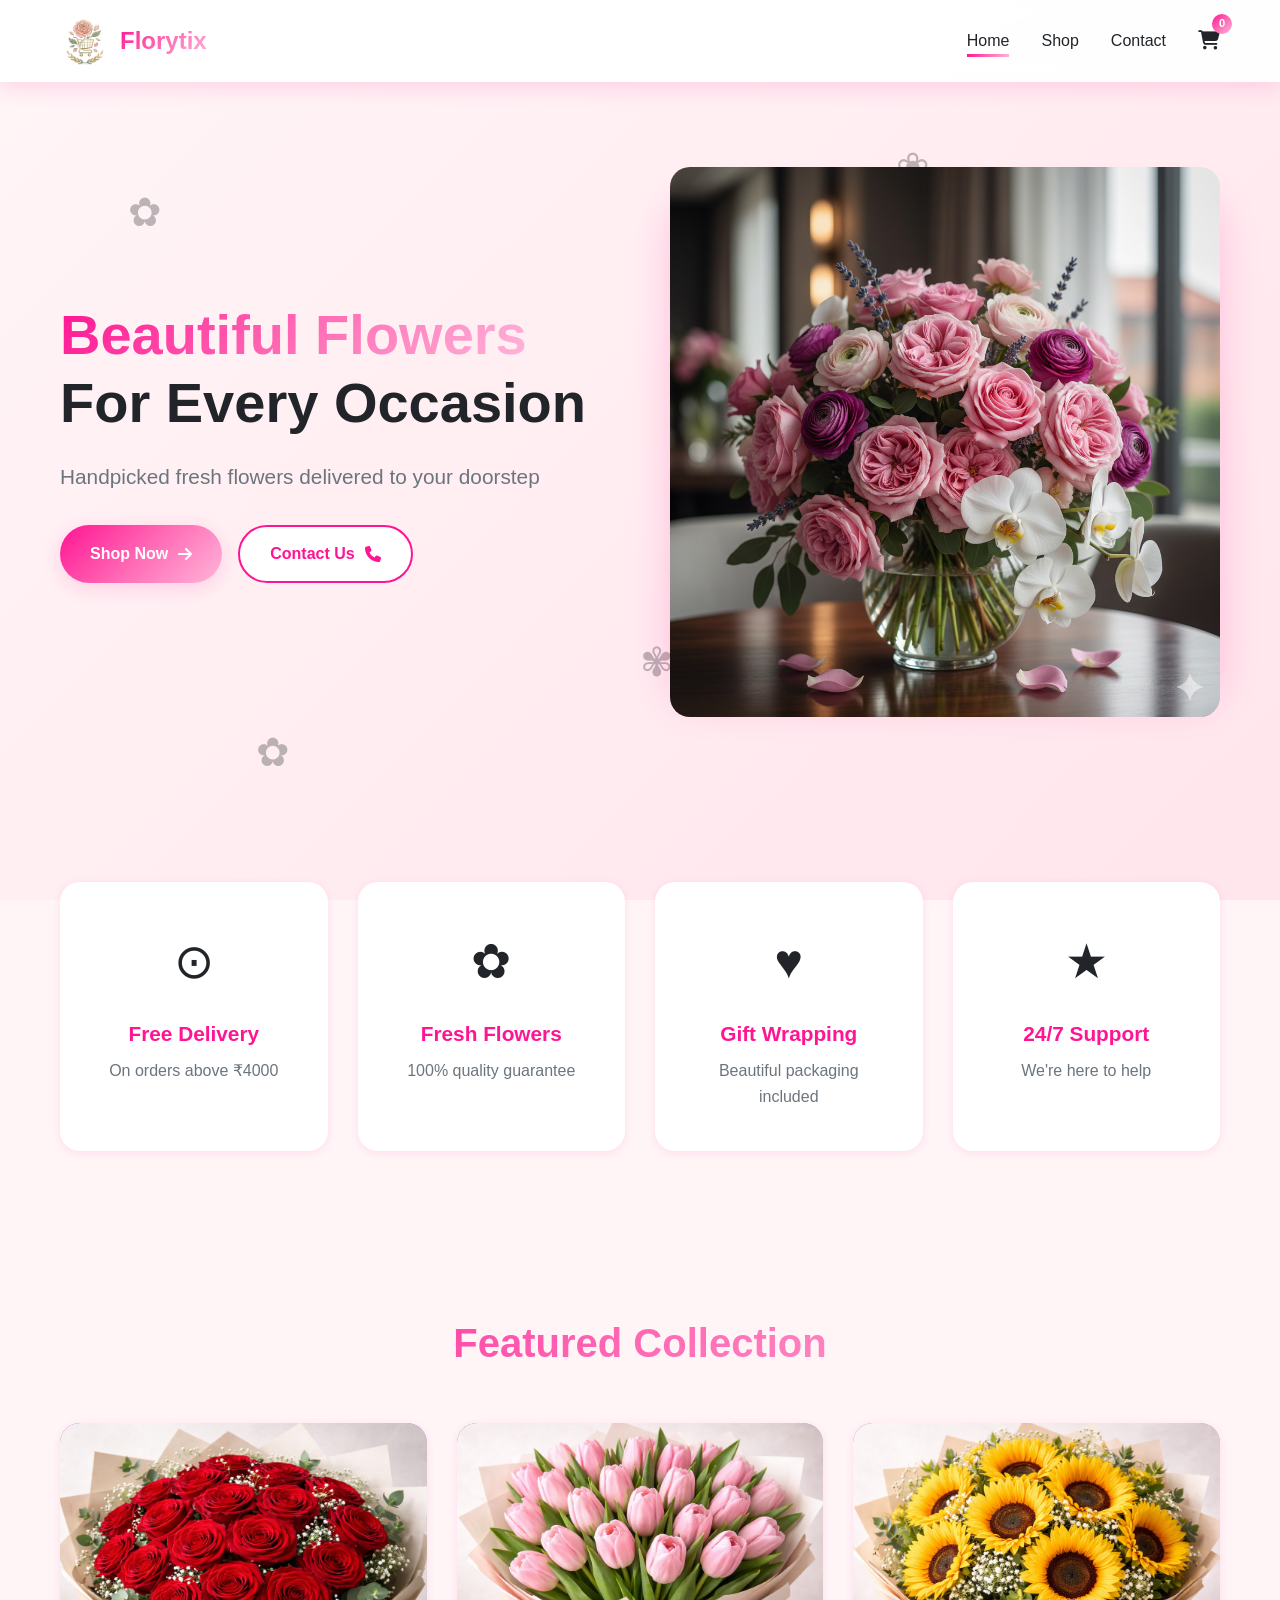
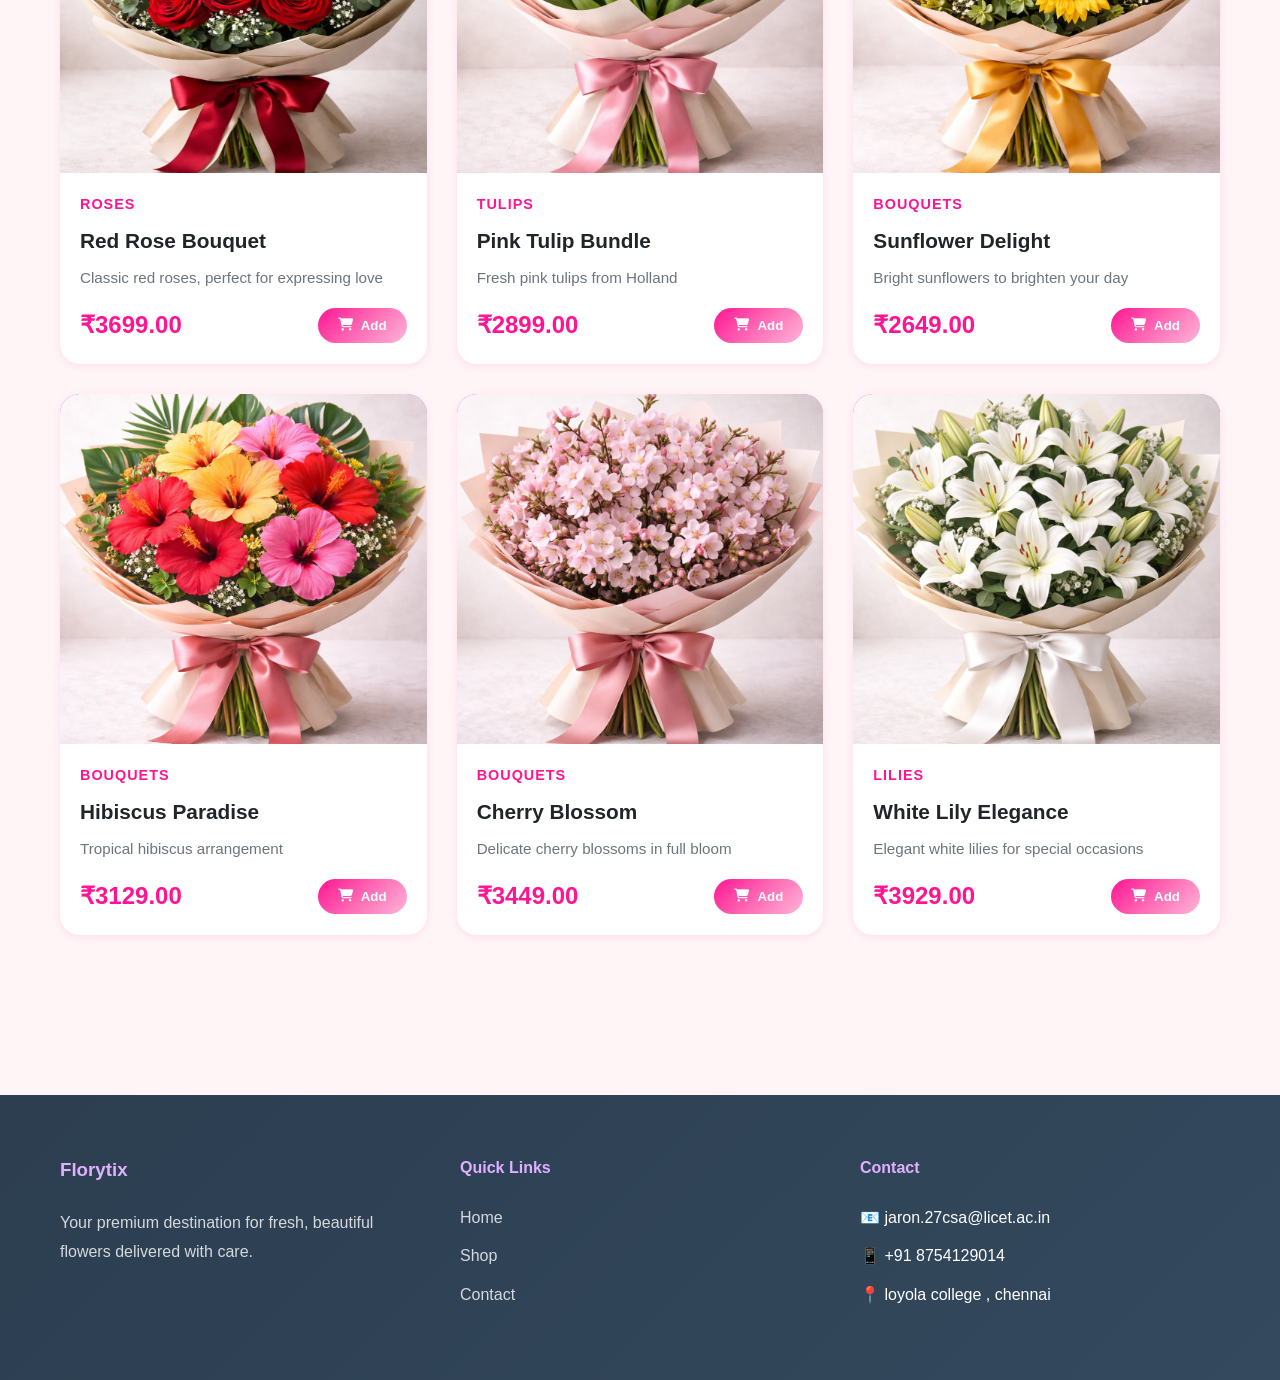
<file: index.html>
<!DOCTYPE html>
<html lang="en">
<head>
    <meta charset="UTF-8">
    <meta name="viewport" content="width=device-width, initial-scale=1.0">
    <meta name="description" content="Florytix - Your premium destination for fresh, beautiful flowers delivered with care">
    <meta name="theme-color" content="#FF1493">
    <title>Florytix - Premium Flower Brand</title>
    
    <!-- Favicon -->
    <link rel="icon" type="image/png" href="logo.png">
    
    <!-- PWA Manifest -->
    <link rel="manifest" href="manifest.json?v=3">
    
    <!-- iOS Meta Tags -->
    <meta name="apple-mobile-web-app-capable" content="yes">
    <meta name="apple-mobile-web-app-status-bar-style" content="black-translucent">
    <meta name="apple-mobile-web-app-title" content="Florytix">
    <link rel="apple-touch-icon" href="icons/icon-192x192.png">
    
    <!-- PWA Meta Tags -->
    <meta name="mobile-web-app-capable" content="yes">
    <meta name="application-name" content="Florytix">
    
    <link rel="stylesheet" href="styles.css">
    <link rel="stylesheet" href="https://cdnjs.cloudflare.com/ajax/libs/font-awesome/6.4.0/css/all.min.css">
</head>
<body>
    <!-- Animated Background -->
    <div class="animated-bg">
        <div class="flower-particle"></div>
        <div class="flower-particle"></div>
        <div class="flower-particle"></div>
        <div class="flower-particle"></div>
        <div class="flower-particle"></div>
    </div>

    <!-- Navigation -->
    <nav class="nav-bar">
        <div class="container">
            <div class="nav-wrapper">
                <div class="logo">
                    <img src="logo.png" alt="Florytix Logo" class="logo-icon">
                    <span class="gradient-text">Florytix</span>
                </div>
                <input type="checkbox" id="menu-toggle" class="menu-toggle">
                <label for="menu-toggle" class="hamburger">
                    <span></span>
                    <span></span>
                    <span></span>
                </label>
                <ul class="nav-menu">
                    <li><a href="index.html" class="active">Home</a></li>
                    <li><a href="shop.html">Shop</a></li>
                    <li><a href="contact.html">Contact</a></li>
                    <li><a href="cart.html" class="cart-link">
                        <i class="fas fa-shopping-cart"></i>
                        <span class="cart-count" id="cartCount">0</span>
                    </a></li>
                </ul>
            </div>
        </div>
    </nav>

    <!-- Hero Section -->
    <section class="hero">
        <div class="container">
            <div class="hero-content">
                <h1 class="hero-title">
                    <span class="gradient-text">Beautiful Flowers</span><br>
                    For Every Occasion
                </h1>
                <p class="hero-subtitle">Handpicked fresh flowers delivered to your doorstep</p>
                <div class="hero-buttons">
                    <a href="shop.html" class="btn btn-primary">
                        <span>Shop Now</span>
                        <i class="fas fa-arrow-right"></i>
                    </a>
                    <a href="contact.html" class="btn btn-secondary">
                        <span>Contact Us</span>
                        <i class="fas fa-phone"></i>
                    </a>
                </div>
            </div>
            <div class="hero-image">
                <div class="hero-img-wrapper">
                    <img class="hero-img"src="hero-flower.png" alt="Beautiful Flowers">
                </div>
            </div>
        </div>
    </section>

    <!-- Features Section -->
    <section class="features">
        <div class="container">
            <div class="features-grid">
                <div class="feature-card">
                    <div class="feature-icon">⊙</div>
                    <h3>Free Delivery</h3>
                    <p>On orders above ₹4000</p>
                </div>
                <div class="feature-card">
                    <div class="feature-icon">✿</div>
                    <h3>Fresh Flowers</h3>
                    <p>100% quality guarantee</p>
                </div>
                <div class="feature-card">
                    <div class="feature-icon">♥</div>
                    <h3>Gift Wrapping</h3>
                    <p>Beautiful packaging included</p>
                </div>
                <div class="feature-card">
                    <div class="feature-icon">★</div>
                    <h3>24/7 Support</h3>
                    <p>We're here to help</p>
                </div>
            </div>
        </div>
    </section>

    <!-- Featured Products -->
    <section class="featured-products">
        <div class="container">
            <h2 class="section-title">Featured Collection</h2>
            <div class="products-grid" id="featuredProducts">
                <!-- Products will be loaded here -->
            </div>
        </div>
    </section>

    <!-- Footer -->
    <footer class="footer">
        <div class="container">
            <div class="footer-content">
                <div class="footer-section">
                    <h3>Florytix</h3>
                    <p>Your premium destination for fresh, beautiful flowers delivered with care.</p>
                </div>
                <div class="footer-section">
                    <h4>Quick Links</h4>
                    <ul>
                        <li><a href="index.html">Home</a></li>
                        <li><a href="shop.html">Shop</a></li>
                        <li><a href="contact.html">Contact</a></li>
                    </ul>
                </div>
                <div class="footer-section">
                    <h4>Contact</h4>
                    <ul>
                        <li>📧 jaron.27csa@licet.ac.in</li>
                        <li>📱 +91 8754129014</li>
                        <li>📍 loyola college , chennai</li>
                    </ul>
                </div>
            </div>
        </div>
    </footer>

    <script src="script.js"></script>
</body>
</html>
</file>
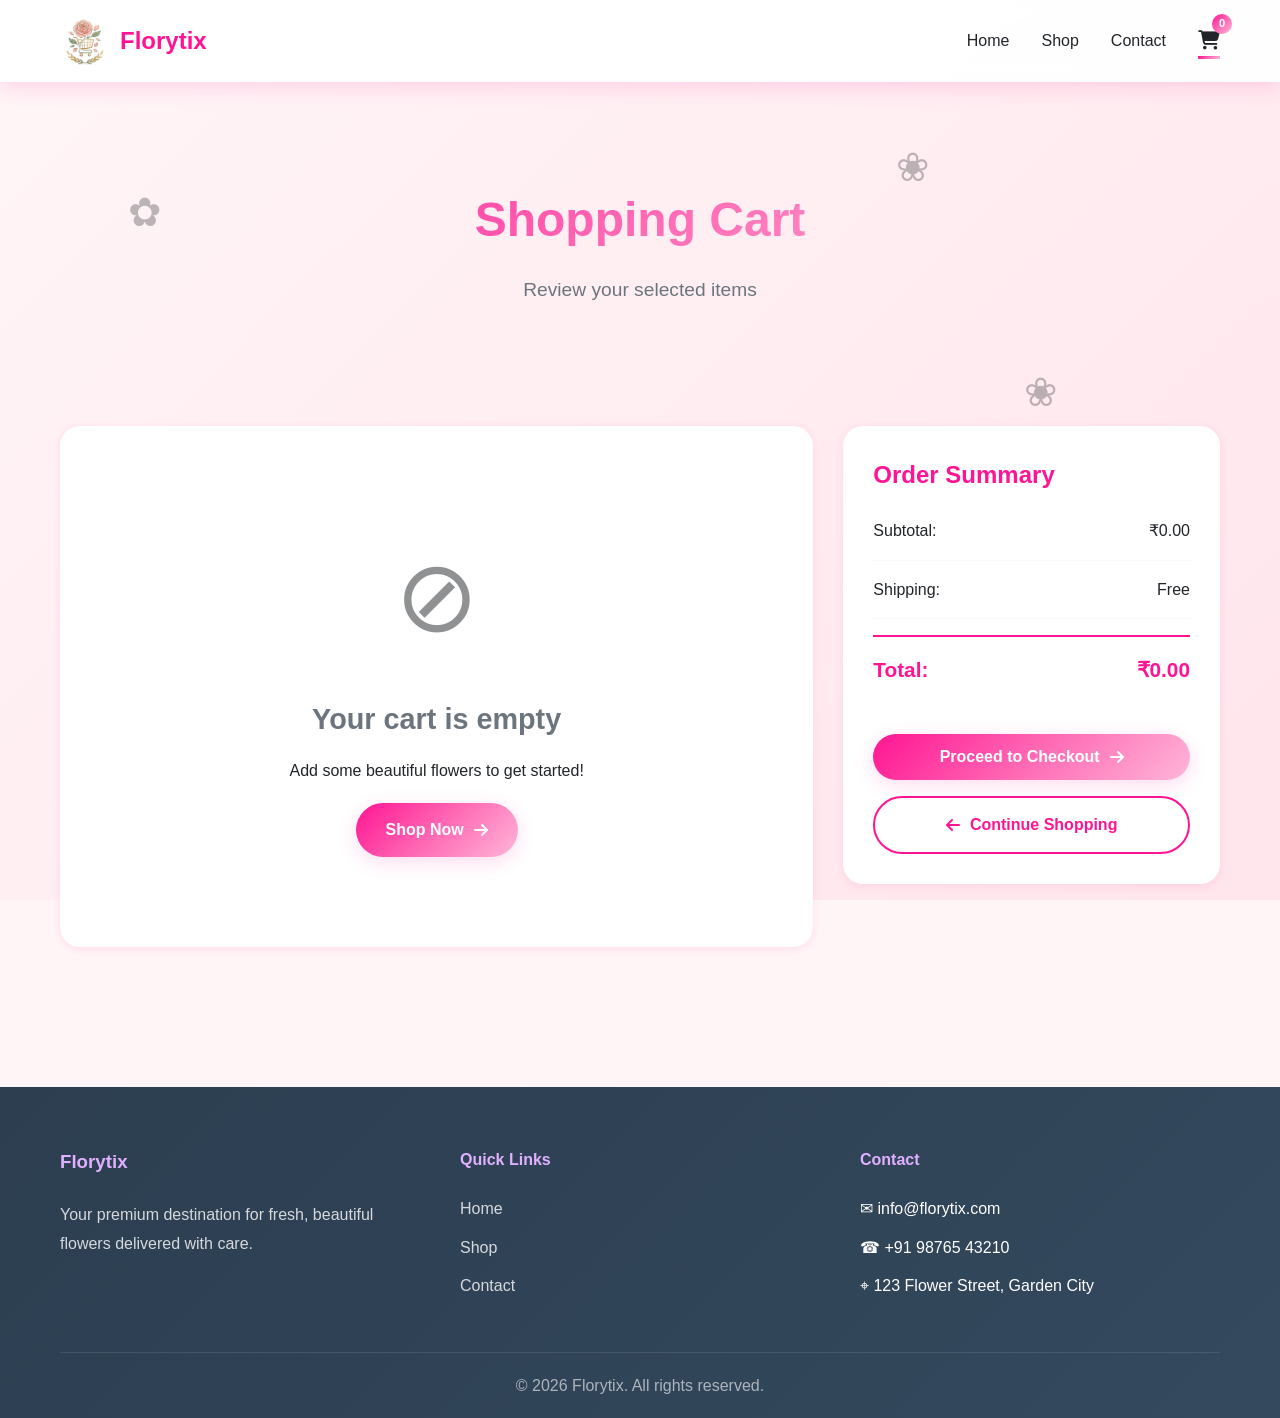
<file: cart.html>
<!DOCTYPE html>
<html lang="en">
<head>
    <meta charset="UTF-8">
    <meta name="viewport" content="width=device-width, initial-scale=1.0">
    <meta name="description" content="Your shopping cart at Florytix">
    <meta name="theme-color" content="#FF1493">
    <title>Shopping Cart - Florytix</title>
    
    <!-- Favicon -->
    <link rel="icon" type="image/png" href="logo.png">
    
    <!-- PWA Manifest -->
    <link rel="manifest" href="manifest.json?v=3">
    
    <!-- iOS Meta Tags -->
    <meta name="apple-mobile-web-app-capable" content="yes">
    <meta name="apple-mobile-web-app-status-bar-style" content="black-translucent">
    <meta name="apple-mobile-web-app-title" content="Florytix">
    <link rel="apple-touch-icon" href="icons/icon-192x192.png">
    
    <!-- PWA Meta Tags -->
    <meta name="mobile-web-app-capable" content="yes">
    <meta name="application-name" content="Florytix">
    
    <link rel="stylesheet" href="styles.css">
    <link rel="stylesheet" href="https://cdnjs.cloudflare.com/ajax/libs/font-awesome/6.4.0/css/all.min.css">
</head>
<body>
    <!-- Animated Background -->
    <div class="animated-bg">
        <div class="flower-particle"></div>
        <div class="flower-particle"></div>
        <div class="flower-particle"></div>
        <div class="flower-particle"></div>
        <div class="flower-particle"></div>
    </div>

    <!-- Navigation -->
    <nav class="nav-bar">
        <div class="container">
            <div class="nav-wrapper">
                <div class="logo">
                    <img src="logo.png" alt="Florytix Logo" class="logo-icon">
                    <span class="logo-text">Florytix</span>
                </div>
                <input type="checkbox" id="menu-toggle" class="menu-toggle">
                <label for="menu-toggle" class="hamburger">
                    <span></span>
                    <span></span>
                    <span></span>
                </label>
                <ul class="nav-menu">
                    <li><a href="index.html">Home</a></li>
                    <li><a href="shop.html">Shop</a></li>
                    <li><a href="contact.html">Contact</a></li>
                    <li><a href="cart.html" class="active cart-link">
                        <i class="fas fa-shopping-cart"></i>
                        <span class="cart-count" id="cartCount">0</span>
                    </a></li>
                </ul>
            </div>
        </div>
    </nav>

    <!-- Page Header -->
    <section class="page-header">
        <div class="container">
            <h1 class="gradient-text">Shopping Cart</h1>
            <p>Review your selected items</p>
        </div>
    </section>

    <!-- Cart Section -->
    <section class="cart-section">
        <div class="container">
            <div class="cart-content">
                <div class="cart-items" id="cartItems">
                    <!-- Cart items will be loaded here -->
                </div>
                <div class="cart-summary">
                    <h3>Order Summary</h3>
                    <div class="summary-row">
                        <span>Subtotal:</span>
                        <span id="subtotal">$0.00</span>
                    </div>
                    <div class="summary-row">
                        <span>Shipping:</span>
                        <span id="shipping">$0.00</span>
                    </div>
                    <div class="summary-row total">
                        <span>Total:</span>
                        <span id="total">$0.00</span>
                    </div>
                    <button class="btn btn-primary btn-checkout" id="checkoutBtn">
                        <span>Proceed to Checkout</span>
                        <i class="fas fa-arrow-right"></i>
                    </button>
                    <a href="shop.html" class="btn btn-secondary btn-continue">
                        <i class="fas fa-arrow-left"></i>
                        <span>Continue Shopping</span>
                    </a>
                </div>
            </div>
        </div>
    </section>

    <!-- Footer -->
    <footer class="footer">
        <div class="container">
            <div class="footer-content">
                <div class="footer-section">
                    <h3>Florytix</h3>
                    <p>Your premium destination for fresh, beautiful flowers delivered with care.</p>
                </div>
                <div class="footer-section">
                    <h4>Quick Links</h4>
                    <ul>
                        <li><a href="index.html">Home</a></li>
                        <li><a href="shop.html">Shop</a></li>
                        <li><a href="contact.html">Contact</a></li>
                    </ul>
                </div>
                <div class="footer-section">
                    <h4>Contact</h4>
                    <ul>
                        <li>✉ info@florytix.com</li>
                        <li>☎ +91 98765 43210</li>
                        <li>⌖ 123 Flower Street, Garden City</li>
                    </ul>
                </div>
            </div>
            <div class="footer-bottom">
                <p>&copy; 2026 Florytix. All rights reserved.</p>
            </div>
        </div>
    </footer>

    <script src="script.js"></script>
</body>
</html>
</file>
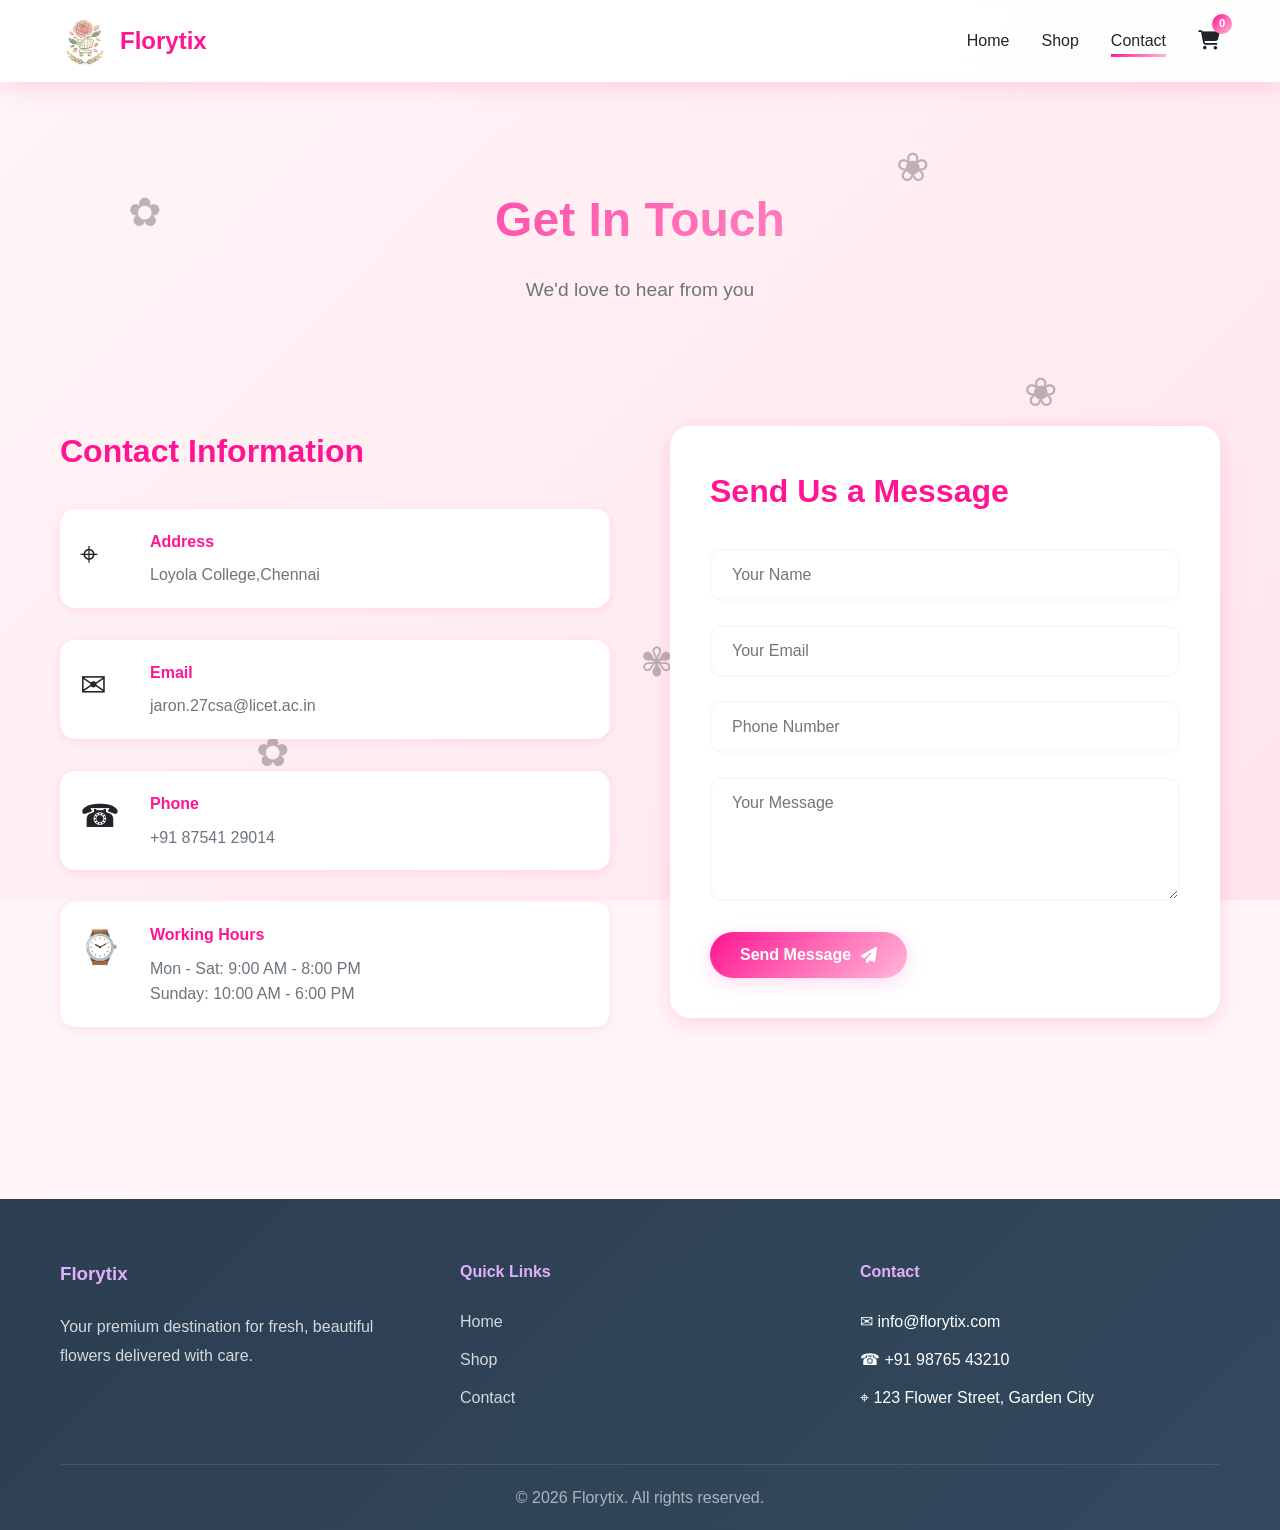
<file: contact.html>
<!DOCTYPE html>
<html lang="en">
<head>
    <meta charset="UTF-8">
    <meta name="viewport" content="width=device-width, initial-scale=1.0">
    <meta name="description" content="Contact Florytix - We're here to help">
    <meta name="theme-color" content="#FF1493">
    <title>Contact Us - Florytix</title>
    
    <!-- Favicon -->
    <link rel="icon" type="image/png" href="logo.png">
    
    <!-- PWA Manifest -->
    <link rel="manifest" href="manifest.json?v=3">
    
    <!-- iOS Meta Tags -->
    <meta name="apple-mobile-web-app-capable" content="yes">
    <meta name="apple-mobile-web-app-status-bar-style" content="black-translucent">
    <meta name="apple-mobile-web-app-title" content="Florytix">
    <link rel="apple-touch-icon" href="icons/icon-192x192.png">
    
    <!-- PWA Meta Tags -->
    <meta name="mobile-web-app-capable" content="yes">
    <meta name="application-name" content="Florytix">
    
    <link rel="stylesheet" href="styles.css">
    <link rel="stylesheet" href="https://cdnjs.cloudflare.com/ajax/libs/font-awesome/6.4.0/css/all.min.css">
</head>
<body>
    <!-- Animated Background -->
    <div class="animated-bg">
        <div class="flower-particle"></div>
        <div class="flower-particle"></div>
        <div class="flower-particle"></div>
        <div class="flower-particle"></div>
        <div class="flower-particle"></div>
    </div>

    <!-- Navigation -->
    <nav class="nav-bar">
        <div class="container">
            <div class="nav-wrapper">
                <div class="logo">
                    <img src="logo.png" alt="Florytix Logo" class="logo-icon">
                    <span class="logo-text">Florytix</span>
                </div>
                <input type="checkbox" id="menu-toggle" class="menu-toggle">
                <label for="menu-toggle" class="hamburger">
                    <span></span>
                    <span></span>
                    <span></span>
                </label>
                <ul class="nav-menu">
                    <li><a href="index.html">Home</a></li>
                    <li><a href="shop.html">Shop</a></li>
                    <li><a href="contact.html" class="active">Contact</a></li>
                    <li><a href="cart.html" class="cart-link">
                        <i class="fas fa-shopping-cart"></i>
                        <span class="cart-count" id="cartCount">0</span>
                    </a></li>
                </ul>
            </div>
        </div>
    </nav>

    <!-- Page Header -->
    <section class="page-header">
        <div class="container">
            <h1 class="gradient-text">Get In Touch</h1>
            <p>We'd love to hear from you</p>
        </div>
    </section>

    <!-- Contact Section -->
    <section class="contact-section">
        <div class="container">
            <div class="contact-grid">
                <div class="contact-info">
                    <h2>Contact Information</h2>
                    <div class="contact-item">
                        <div class="contact-icon">⌖</div>
                        <div>
                            <h4>Address</h4>
                            <p>Loyola College,Chennai</p>
                        </div>
                    </div>
                    <div class="contact-item">
                        <div class="contact-icon">✉</div>
                        <div>
                            <h4>Email</h4>
                            <p>jaron.27csa@licet.ac.in</p>
                        </div>
                    </div>
                    <div class="contact-item">
                        <div class="contact-icon">☎</div>
                        <div>
                            <h4>Phone</h4>
                            <p>+91 87541 29014</p>
                        </div>
                    </div>
                    <div class="contact-item">
                        <div class="contact-icon">⌚</div>
                        <div>
                            <h4>Working Hours</h4>
                            <p>Mon - Sat: 9:00 AM - 8:00 PM<br>Sunday: 10:00 AM - 6:00 PM</p>
                        </div>
                    </div>
                </div>
                <div class="contact-form-wrapper">
                    <form class="contact-form" id="contactForm">
                        <h2>Send Us a Message</h2>
                        <div class="form-group">
                            <input type="text" placeholder="Your Name" required>
                        </div>
                        <div class="form-group">
                            <input type="email" placeholder="Your Email" required>
                        </div>
                        <div class="form-group">
                            <input type="tel" placeholder="Phone Number">
                        </div>
                        <div class="form-group">
                            <textarea rows="5" placeholder="Your Message" required></textarea>
                        </div>
                        <button type="submit" class="btn btn-primary">
                            <span>Send Message</span>
                            <i class="fas fa-paper-plane"></i>
                        </button>
                    </form>
                </div>
            </div>
        </div>
    </section>

    <!-- Footer -->
    <footer class="footer">
        <div class="container">
            <div class="footer-content">
                <div class="footer-section">
                    <h3>Florytix</h3>
                    <p>Your premium destination for fresh, beautiful flowers delivered with care.</p>
                </div>
                <div class="footer-section">
                    <h4>Quick Links</h4>
                    <ul>
                        <li><a href="index.html">Home</a></li>
                        <li><a href="shop.html">Shop</a></li>
                        <li><a href="contact.html">Contact</a></li>
                    </ul>
                </div>
                <div class="footer-section">
                    <h4>Contact</h4>
                    <ul>
                        <li>✉ info@florytix.com</li>
                        <li>☎ +91 98765 43210</li>
                        <li>⌖ 123 Flower Street, Garden City</li>
                    </ul>
                </div>
            </div>
            <div class="footer-bottom">
                <p>&copy; 2026 Florytix. All rights reserved.</p>
            </div>
        </div>
    </footer>

    <script src="script.js"></script>
</body>
</html>
</file>
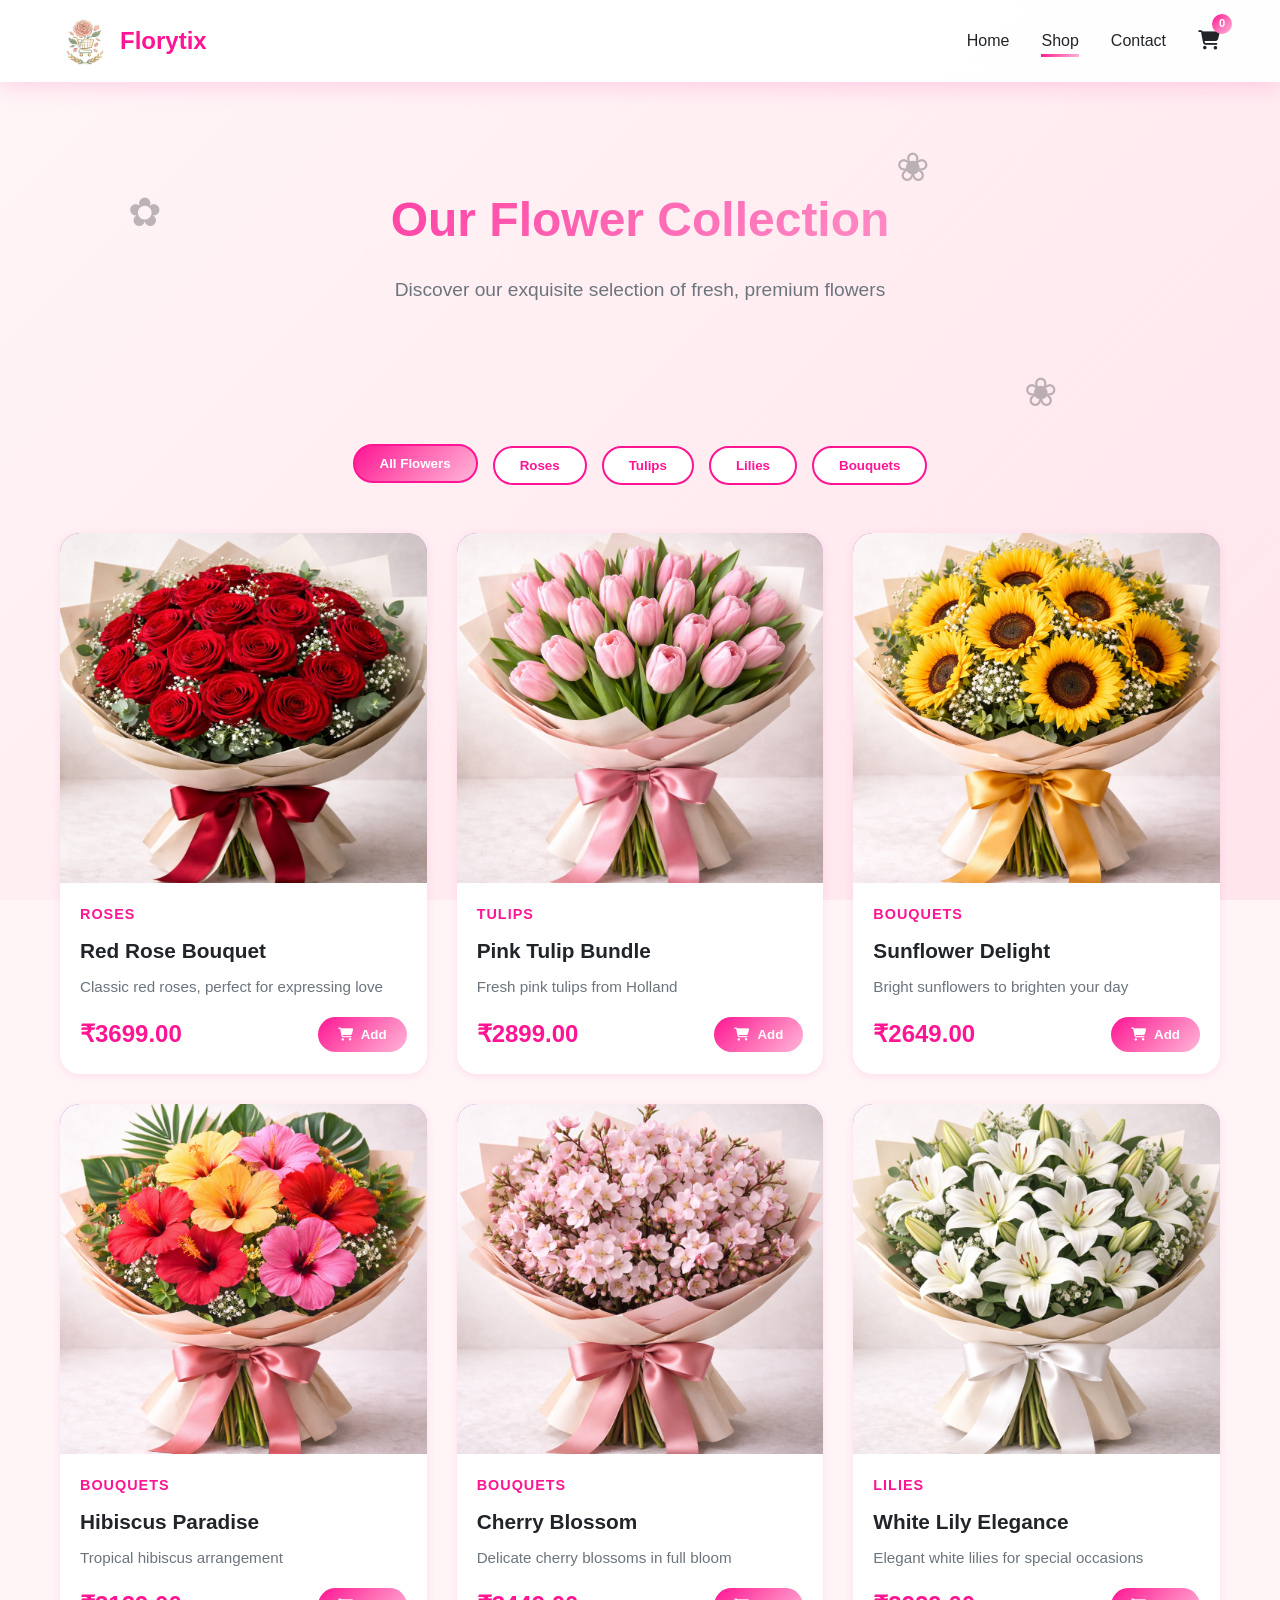
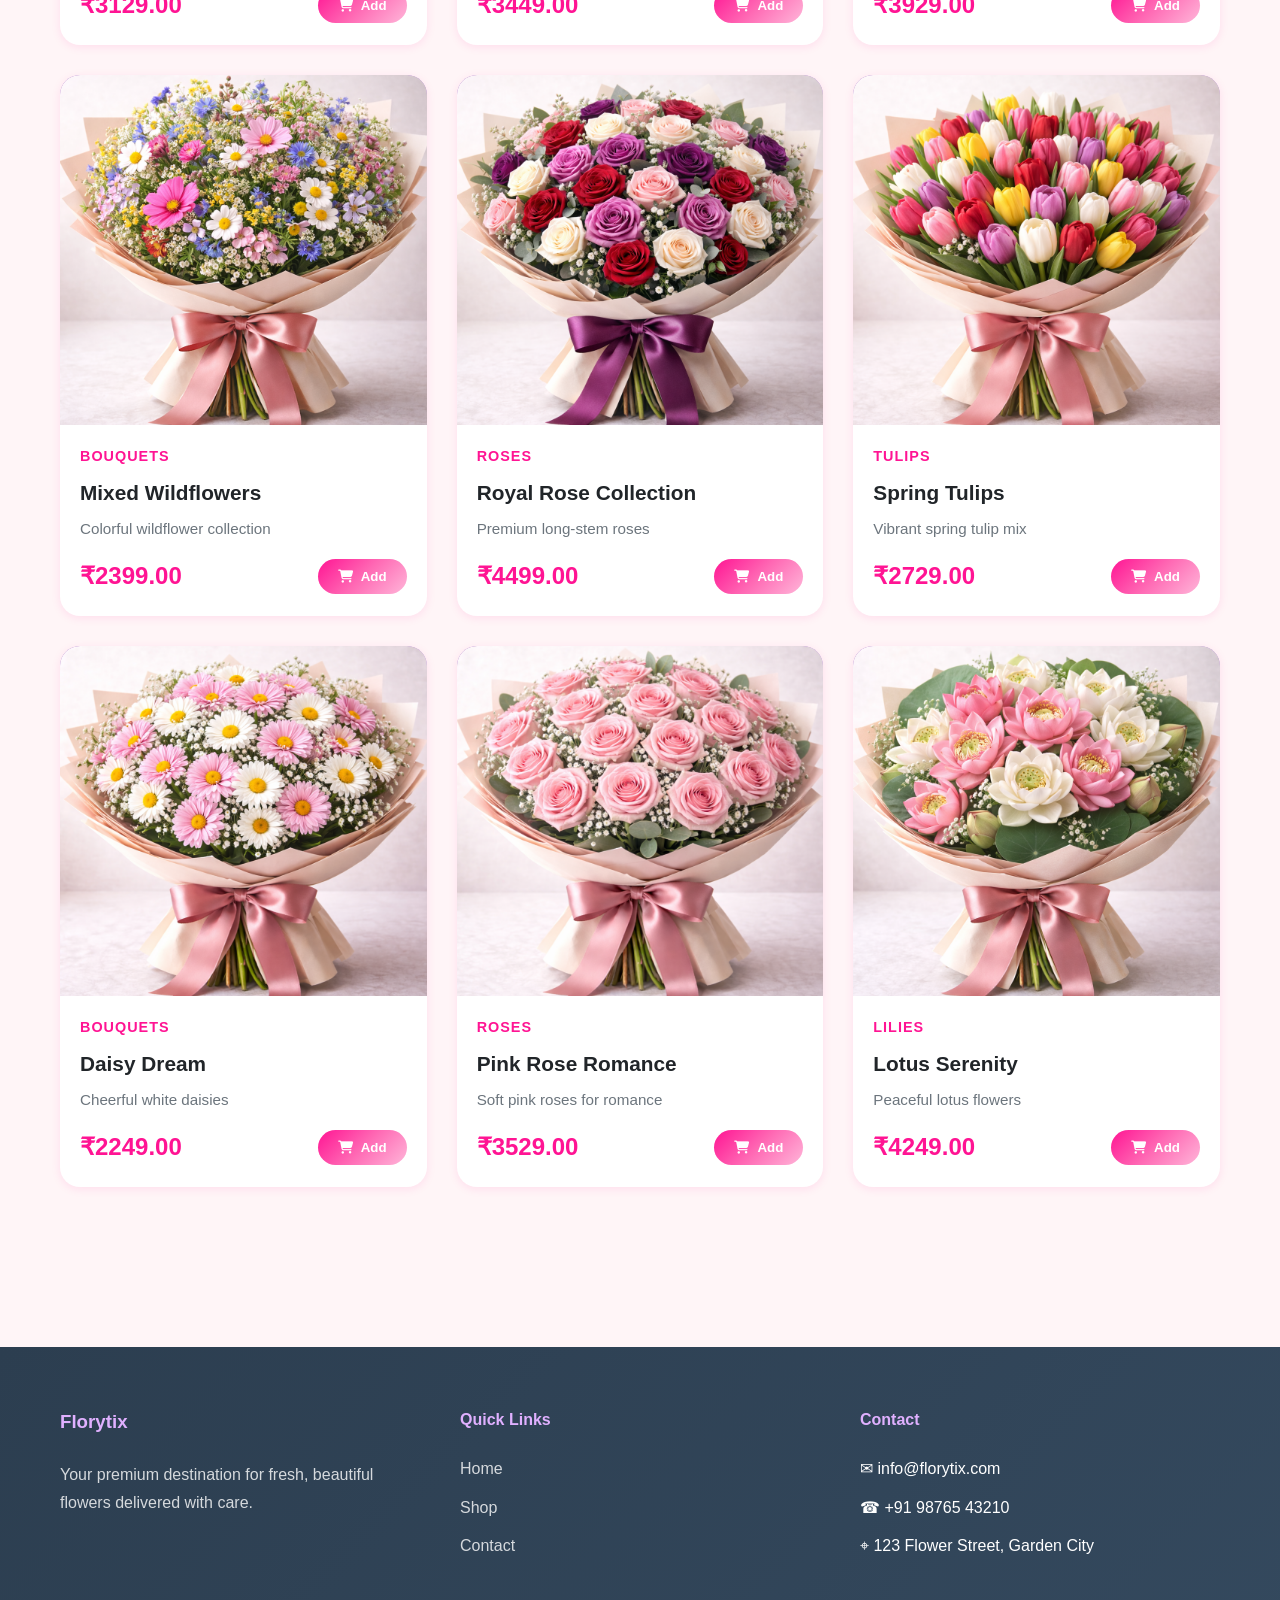
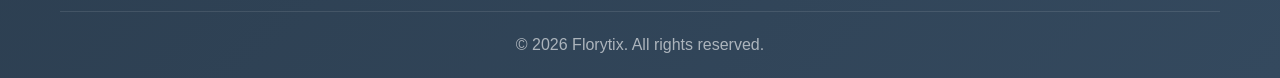
<file: shop.html>
<!DOCTYPE html>
<html lang="en">
<head>
    <meta charset="UTF-8">
    <meta name="viewport" content="width=device-width, initial-scale=1.0">
    <meta name="description" content="Shop beautiful flowers at Florytix">
    <meta name="theme-color" content="#FF1493">
    <title>Shop - Florytix</title>
    
    <!-- Favicon -->
    <link rel="icon" type="image/png" href="logo.png">
    
    <!-- PWA Manifest -->
    <link rel="manifest" href="manifest.json?v=3">
    
    <!-- iOS Meta Tags -->
    <meta name="apple-mobile-web-app-capable" content="yes">
    <meta name="apple-mobile-web-app-status-bar-style" content="black-translucent">
    <meta name="apple-mobile-web-app-title" content="Florytix">
    <link rel="apple-touch-icon" href="icons/icon-192x192.png">
    
    <!-- PWA Meta Tags -->
    <meta name="mobile-web-app-capable" content="yes">
    <meta name="application-name" content="Florytix">
    
    <link rel="stylesheet" href="styles.css">
    <link rel="stylesheet" href="https://cdnjs.cloudflare.com/ajax/libs/font-awesome/6.4.0/css/all.min.css">
</head>
<body>
    <!-- Animated Background -->
    <div class="animated-bg">
        <div class="flower-particle"></div>
        <div class="flower-particle"></div>
        <div class="flower-particle"></div>
        <div class="flower-particle"></div>
        <div class="flower-particle"></div>
    </div>

    <!-- Navigation -->
    <nav class="nav-bar">
        <div class="container">
            <div class="nav-wrapper">
                <div class="logo">
                    <img src="logo.png" alt="Florytix Logo" class="logo-icon">
                    <span class="logo-text">Florytix</span>
                </div>
                <input type="checkbox" id="menu-toggle" class="menu-toggle">
                <label for="menu-toggle" class="hamburger">
                    <span></span>
                    <span></span>
                    <span></span>
                </label>
                <ul class="nav-menu">
                    <li><a href="index.html">Home</a></li>
                    <li><a href="shop.html" class="active">Shop</a></li>
                    <li><a href="contact.html">Contact</a></li>
                    <li><a href="cart.html" class="cart-link">
                        <i class="fas fa-shopping-cart"></i>
                        <span class="cart-count" id="cartCount">0</span>
                    </a></li>
                </ul>
            </div>
        </div>
    </nav>

    <!-- Page Header -->
    <section class="page-header">
        <div class="container">
            <h1 class="gradient-text">Our Flower Collection</h1>
            <p>Discover our exquisite selection of fresh, premium flowers</p>
        </div>
    </section>

    <!-- Products Section -->
    <section class="shop-section">
        <div class="container">
            <div class="shop-filters">
                <button class="filter-btn active" data-filter="all">All Flowers</button>
                <button class="filter-btn" data-filter="roses">Roses</button>
                <button class="filter-btn" data-filter="tulips">Tulips</button>
                <button class="filter-btn" data-filter="lilies">Lilies</button>
                <button class="filter-btn" data-filter="bouquets">Bouquets</button>
            </div>
            <div class="products-grid" id="shopProducts">
                <!-- Products will be loaded here -->
            </div>
        </div>
    </section>

    <!-- Footer -->
    <footer class="footer">
        <div class="container">
            <div class="footer-content">
                <div class="footer-section">
                    <h3>Florytix</h3>
                    <p>Your premium destination for fresh, beautiful flowers delivered with care.</p>
                </div>
                <div class="footer-section">
                    <h4>Quick Links</h4>
                    <ul>
                        <li><a href="index.html">Home</a></li>
                        <li><a href="shop.html">Shop</a></li>
                        <li><a href="contact.html">Contact</a></li>
                    </ul>
                </div>
                <div class="footer-section">
                    <h4>Contact</h4>
                    <ul>
                        <li>✉ info@florytix.com</li>
                        <li>☎ +91 98765 43210</li>
                        <li>⌖ 123 Flower Street, Garden City</li>
                    </ul>
                </div>
            </div>
            <div class="footer-bottom">
                <p>&copy; 2026 Florytix. All rights reserved.</p>
            </div>
        </div>
    </footer>

    <script src="script.js"></script>
</body>
</html>
</file>
<file: styles.css>
/* ===== Reset & Base Styles ===== */
* {
    margin: 0;
    padding: 0;
    box-sizing: border-box;
}

:root {
    /* Vibrant Color Palette */
    --primary: #FF1493;
    --primary-dark: #C71585;
    --secondary: #FF69B4;
    --accent: #FF6B9D;
    --purple: #9B59B6;
    --purple-dark: #8E44AD;
    --pink: #FF1493;
    --rose: #FF006E;
    --coral: #FF499E;
    --lavender: #E0B0FF;
    --mint: #98FF98;
    --peach: #FFCBA4;
    --gold: #FFD700;
    
    /* Neutrals */
    --white: #FFFFFF;
    --light: #FFF5F7;
    --gray-light: #F8F9FA;
    --gray: #6C757D;
    --dark: #212529;
    
    /* Gradients */
    --gradient-primary: linear-gradient(135deg, #FF1493 0%, #FF69B4 50%, #FFB6D9 100%);
    --gradient-secondary: linear-gradient(135deg, #9B59B6 0%, #E0B0FF 100%);
    --gradient-accent: linear-gradient(135deg, #FF006E 0%, #FF499E 100%);
    
    /* Shadows */
    --shadow-sm: 0 2px 10px rgba(255, 20, 147, 0.1);
    --shadow-md: 0 5px 20px rgba(255, 20, 147, 0.15);
    --shadow-lg: 0 10px 40px rgba(255, 20, 147, 0.2);
    
    /* Transitions */
    --transition: all 0.3s cubic-bezier(0.4, 0, 0.2, 1);
}

body {
    font-family: 'Segoe UI', Tahoma, Geneva, Verdana, sans-serif;
    line-height: 1.6;
    color: var(--dark);
    background: var(--light);
    cursor: default;
    overflow-x: hidden;
}

/* Custom Cursor for Interactive Elements */
a, button, input[type="submit"], .btn {
    cursor: pointer !important;
}

.container {
    max-width: 1200px;
    margin: 0 auto;
    padding: 0 20px;
}

/* ===== Animated Background ===== */
.animated-bg {
    position: fixed;
    top: 0;
    left: 0;
    width: 100%;
    height: 100%;
    background: linear-gradient(135deg, 
        #FFF5F7 0%, 
        #FFE5EC 25%, 
        #FFF0F5 50%, 
        #FFE4E9 75%, 
        #FFF5F7 100%);
    background-size: 400% 400%;
    animation: gradientShift 15s ease infinite;
    z-index: -1;
    overflow: hidden;
}

@keyframes gradientShift {
    0% { background-position: 0% 50%; }
    50% { background-position: 100% 50%; }
    100% { background-position: 0% 50%; }
}

.flower-particle {
    position: absolute;
    font-size: 40px;
    opacity: 0.3;
    animation: float 15s infinite;
}

.flower-particle:nth-child(1) {
    left: 10%;
    top: 20%;
    animation-delay: 0s;
}

.flower-particle:nth-child(1)::before {
    content: '✿';
}

.flower-particle:nth-child(2) {
    left: 80%;
    top: 40%;
    animation-delay: 2s;
}

.flower-particle:nth-child(2)::before {
    content: '❀';
}

.flower-particle:nth-child(3) {
    left: 50%;
    top: 70%;
    animation-delay: 4s;
}

.flower-particle:nth-child(3)::before {
    content: '✾';
}

.flower-particle:nth-child(4) {
    left: 20%;
    top: 80%;
    animation-delay: 6s;
}

.flower-particle:nth-child(4)::before {
    content: '✿';
}

.flower-particle:nth-child(5) {
    left: 70%;
    top: 15%;
    animation-delay: 8s;
}

.flower-particle:nth-child(5)::before {
    content: '❀';
}

@keyframes float {
    0%, 100% {
        transform: translateY(0) rotate(0deg);
    }
    25% {
        transform: translateY(-30px) rotate(90deg);
    }
    50% {
        transform: translateY(0) rotate(180deg);
    }
    75% {
        transform: translateY(-20px) rotate(270deg);
    }
}

/* ===== Navigation ===== */
.nav-bar {
    background: rgba(255, 255, 255, 0.95);
    backdrop-filter: blur(10px);
    box-shadow: var(--shadow-md);
    position: sticky;
    top: 0;
    z-index: 1000;
    animation: slideDown 0.5s ease;
}

@keyframes slideDown {
    from {
        transform: translateY(-100%);
        opacity: 0;
    }
    to {
        transform: translateY(0);
        opacity: 1;
    }
}

.nav-wrapper {
    display: flex;
    justify-content: space-between;
    align-items: center;
    padding: 1rem 0;
}

.logo {
    display: flex;
    align-items: center;
    gap: 10px;
    font-size: 1.5rem;
    font-weight: bold;
    color: var(--primary);
    transition: var(--transition);
}

.logo:hover {
    transform: scale(1.05);
}

.logo-icon {
    width: 50px;
    height: 50px;
    object-fit: contain;
    transition: var(--transition);
}

.logo:hover .logo-icon {
    transform: scale(1.1) rotate(5deg);
}

.nav-menu {
    display: flex;
    list-style: none;
    gap: 2rem;
    align-items: center;
}

.nav-menu a {
    text-decoration: none;
    color: var(--dark);
    font-weight: 500;
    position: relative;
    padding: 0.5rem 0;
    transition: var(--transition);
}

.nav-menu a::after {
    content: '';
    position: absolute;
    bottom: 0;
    left: 0;
    width: 0;
    height: 3px;
    background: var(--gradient-primary);
    transition: var(--transition);
}

.nav-menu a:hover::after,
.nav-menu a.active::after {
    width: 100%;
}

.nav-menu a:hover {
    color: var(--primary);
    transform: translateY(-2px);
}

.cart-link {
    position: relative;
    font-size: 1.2rem;
}

.cart-count {
    position: absolute;
    top: -8px;
    right: -12px;
    background: var(--gradient-primary);
    color: white;
    border-radius: 50%;
    width: 20px;
    height: 20px;
    display: flex;
    align-items: center;
    justify-content: center;
    font-size: 0.7rem;
    font-weight: bold;
    animation: pulse 2s infinite;
}

@keyframes pulse {
    0%, 100% {
        transform: scale(1);
    }
    50% {
        transform: scale(1.1);
    }
}

.menu-toggle {
    display: none;
}

.hamburger {
    display: none;
    flex-direction: column;
    gap: 4px;
}

.hamburger span {
    width: 25px;
    height: 3px;
    background: var(--primary);
    border-radius: 3px;
    transition: var(--transition);
}

/* ===== Hero Section ===== */
.hero {
    padding: 100px 0;
    min-height: 80vh;
    display: flex;
    align-items: center;
}

.hero .container {
    display: grid;
    grid-template-columns: 1fr 1fr;
    gap: 60px;
    align-items: center;
}

.hero-content {
    animation: fadeInLeft 1s ease;
}

@keyframes fadeInLeft {
    from {
        opacity: 0;
        transform: translateX(-50px);
    }
    to {
        opacity: 1;
        transform: translateX(0);
    }
}

.hero-title {
    font-size: 3.5rem;
    font-weight: 800;
    line-height: 1.2;
    margin-bottom: 1.5rem;
}

.gradient-text {
    background: var(--gradient-primary);
    -webkit-background-clip: text;
    -webkit-text-fill-color: transparent;
    background-clip: text;
    animation: shimmer 3s ease infinite;
}

@keyframes shimmer {
    0% { filter: hue-rotate(0deg); }
    100% { filter: hue-rotate(360deg); }
}

.hero-subtitle {
    font-size: 1.3rem;
    color: var(--gray);
    margin-bottom: 2rem;
}

.hero-buttons {
    display: flex;
    gap: 1rem;
    flex-wrap: wrap;
}

/* ===== Buttons ===== */
.btn {
    display: inline-flex;
    align-items: center;
    gap: 10px;
    padding: 14px 30px;
    border-radius: 50px;
    text-decoration: none;
    font-weight: 600;
    transition: var(--transition);
    border: none;
    font-size: 1rem;
    position: relative;
    overflow: hidden;
}

.btn::before {
    content: '';
    position: absolute;
    top: 50%;
    left: 50%;
    width: 0;
    height: 0;
    border-radius: 50%;
    background: rgba(255, 255, 255, 0.3);
    transform: translate(-50%, -50%);
    transition: width 0.6s, height 0.6s;
}

.btn:hover::before {
    width: 300px;
    height: 300px;
}

.btn span, .btn i {
    position: relative;
    z-index: 1;
}

.btn-primary {
    background: var(--gradient-primary);
    color: white;
    box-shadow: var(--shadow-md);
}

.btn-primary:hover {
    transform: translateY(-3px);
    box-shadow: var(--shadow-lg);
}

.btn-secondary {
    background: white;
    color: var(--primary);
    border: 2px solid var(--primary);
}

.btn-secondary:hover {
    background: var(--primary);
    color: white;
    transform: translateY(-3px);
}

.btn i {
    transition: var(--transition);
}

.btn:hover i {
    transform: translateX(5px);
}

/* ===== Hero Image ===== */
.hero-image {
    animation: fadeInRight 1s ease;
}

@keyframes fadeInRight {
    from {
        opacity: 0;
        transform: translateX(50px);
    }
    to {
        opacity: 1;
        transform: translateX(0);
    }
}

.hero-img-wrapper {
    width: 100%;
    height: 500px;
    background: var(--gradient-secondary);
    border-radius: 30px;
    display: flex;
    align-items: center;
    justify-content: center;
    position: relative;
    box-shadow: var(--shadow-lg);
}

.floating-flower {
    position: absolute;
    font-size: 80px;
    animation: floatBounce 3s ease-in-out infinite;
}

.floating-flower:nth-child(1) {
    top: 20%;
    left: 15%;
    animation-delay: 0s;
}

.floating-flower:nth-child(2) {
    top: 50%;
    right: 20%;
    animation-delay: 1s;
}

.floating-flower:nth-child(3) {
    bottom: 20%;
    left: 50%;
    animation-delay: 2s;
}

@keyframes floatBounce {
    0%, 100% {
        transform: translateY(0) rotate(0deg);
    }
    50% {
        transform: translateY(-20px) rotate(10deg);
    }
}

/* ===== Features Section ===== */
.features {
    padding: 80px 0;
}

.features-grid {
    display: grid;
    grid-template-columns: repeat(auto-fit, minmax(250px, 1fr));
    gap: 30px;
}

.feature-card {
    background: white;
    padding: 40px 30px;
    border-radius: 20px;
    text-align: center;
    box-shadow: var(--shadow-sm);
    transition: var(--transition);
    border: 2px solid transparent;
}

.feature-card:hover {
    transform: translateY(-10px);
    box-shadow: var(--shadow-lg);
    border-color: var(--primary);
}

.feature-icon {
    font-size: 3rem;
    margin-bottom: 1rem;
    animation: bounce 2s infinite;
}

.feature-card:nth-child(2) .feature-icon {
    animation-delay: 0.2s;
}

.feature-card:nth-child(3) .feature-icon {
    animation-delay: 0.4s;
}

.feature-card:nth-child(4) .feature-icon {
    animation-delay: 0.6s;
}

@keyframes bounce {
    0%, 100% {
        transform: translateY(0);
    }
    50% {
        transform: translateY(-10px);
    }
}

.feature-card h3 {
    font-size: 1.3rem;
    color: var(--primary);
    margin-bottom: 0.5rem;
}

.feature-card p {
    color: var(--gray);
}

/* ===== Products Section ===== */
.featured-products, .shop-section {
    padding: 80px 0;
}

.section-title {
    text-align: center;
    font-size: 2.5rem;
    margin-bottom: 3rem;
    background: var(--gradient-primary);
    -webkit-background-clip: text;
    -webkit-text-fill-color: transparent;
    background-clip: text;
}

.products-grid {
    display: grid;
    grid-template-columns: repeat(auto-fill, minmax(280px, 1fr));
    gap: 30px;
}

.product-card {
    background: white;
    border-radius: 20px;
    overflow: hidden;
    box-shadow: var(--shadow-sm);
    transition: var(--transition);
    animation: fadeInUp 0.6s ease;
}

@keyframes fadeInUp {
    from {
        opacity: 0;
        transform: translateY(30px);
    }
    to {
        opacity: 1;
        transform: translateY(0);
    }
}

.product-card:hover {
    transform: translateY(-10px);
    box-shadow: var(--shadow-lg);
}

.product-image {
    width: 100%;
    height: 350px;
    background: var(--gradient-secondary);
    display: flex;
    align-items: center;
    justify-content: center;
    position: relative;
    overflow: hidden;
}

.product-image img {
    width: 100%;
    height: 100%;
    object-fit: contain;
    transition: var(--transition);
    transform: scale(1.1);
}

.product-card:hover .product-image img {
    transform: scale(1.2);
}

.product-image::before {
    content: '';
    position: absolute;
    top: 0;
    left: -100%;
    width: 100%;
    height: 100%;
    background: linear-gradient(90deg, transparent, rgba(255, 255, 255, 0.3), transparent);
    transition: var(--transition);
    z-index: 1;
}

.product-card:hover .product-image::before {
    left: 100%;
    transition: left 0.7s;
}

.product-info {
    padding: 20px;
}

.product-category {
    color: var(--primary);
    font-size: 0.9rem;
    font-weight: 600;
    text-transform: uppercase;
    letter-spacing: 1px;
}

.product-name {
    font-size: 1.3rem;
    margin: 0.5rem 0;
    color: var(--dark);
}

.product-description {
    color: var(--gray);
    font-size: 0.95rem;
    margin-bottom: 1rem;
}

.product-footer {
    display: flex;
    justify-content: space-between;
    align-items: center;
}

.product-price {
    font-size: 1.5rem;
    font-weight: bold;
    color: var(--primary);
}

.btn-add-cart {
    background: var(--gradient-primary);
    color: white;
    border: none;
    padding: 10px 20px;
    border-radius: 25px;
    font-weight: 600;
    transition: var(--transition);
    display: flex;
    align-items: center;
    gap: 8px;
}

.btn-add-cart:hover {
    transform: scale(1.05);
    box-shadow: var(--shadow-md);
}

/* ===== Page Header ===== */
.page-header {
    padding: 100px 0 60px;
    text-align: center;
}

.page-header h1 {
    font-size: 3rem;
    margin-bottom: 1rem;
}

.page-header p {
    font-size: 1.2rem;
    color: var(--gray);
}

/* ===== Shop Filters ===== */
.shop-filters {
    display: flex;
    justify-content: center;
    gap: 15px;
    margin-bottom: 3rem;
    flex-wrap: wrap;
}

.filter-btn {
    padding: 10px 25px;
    border: 2px solid var(--primary);
    background: white;
    color: var(--primary);
    border-radius: 25px;
    font-weight: 600;
    transition: var(--transition);
}

.filter-btn:hover,
.filter-btn.active {
    background: var(--gradient-primary);
    color: white;
    transform: translateY(-2px);
}

/* ===== Cart Section ===== */
.cart-section {
    padding: 60px 0;
    min-height: 60vh;
}

.cart-content {
    display: grid;
    grid-template-columns: 2fr 1fr;
    gap: 30px;
}

.cart-items {
    background: white;
    border-radius: 20px;
    padding: 30px;
    box-shadow: var(--shadow-sm);
}

.cart-item {
    display: grid;
    grid-template-columns: 100px 1fr auto;
    gap: 20px;
    padding: 20px 0;
    border-bottom: 1px solid var(--gray-light);
    animation: fadeInUp 0.5s ease;
}

.cart-item-image {
    width: 100px;
    height: 100px;
    background: var(--gradient-secondary);
    border-radius: 15px;
    display: flex;
    align-items: center;
    justify-content: center;
    overflow: hidden;
}

.cart-item-image img {
    width: 100%;
    height: 100%;
    object-fit: cover;
}

.cart-item-details h3 {
    color: var(--dark);
    margin-bottom: 0.5rem;
}

.cart-item-price {
    color: var(--primary);
    font-weight: bold;
    font-size: 1.2rem;
}

.cart-item-quantity {
    display: flex;
    align-items: center;
    gap: 10px;
    margin-top: 10px;
}

.qty-btn {
    width: 30px;
    height: 30px;
    border: 2px solid var(--primary);
    background: white;
    color: var(--primary);
    border-radius: 50%;
    font-weight: bold;
    transition: var(--transition);
}

.qty-btn:hover {
    background: var(--primary);
    color: white;
}

.qty-value {
    font-weight: bold;
    min-width: 30px;
    text-align: center;
}

.cart-item-actions {
    display: flex;
    align-items: center;
}

.btn-remove {
    background: #ff4444;
    color: white;
    border: none;
    padding: 8px 15px;
    border-radius: 20px;
    font-weight: 600;
    transition: var(--transition);
}

.btn-remove:hover {
    transform: scale(1.05);
    background: #cc0000;
}

.empty-cart {
    text-align: center;
    padding: 60px 20px;
}

.empty-cart-icon {
    font-size: 100px;
    margin-bottom: 20px;
    opacity: 0.5;
}

.empty-cart h3 {
    font-size: 1.8rem;
    color: var(--gray);
    margin-bottom: 1rem;
}

/* ===== Cart Summary ===== */
.cart-summary {
    background: white;
    border-radius: 20px;
    padding: 30px;
    box-shadow: var(--shadow-sm);
    height: fit-content;
    position: sticky;
    top: 100px;
}

.cart-summary h3 {
    font-size: 1.5rem;
    margin-bottom: 1.5rem;
    color: var(--primary);
}

.summary-row {
    display: flex;
    justify-content: space-between;
    margin-bottom: 1rem;
    padding-bottom: 1rem;
    border-bottom: 1px solid var(--gray-light);
}

.summary-row.total {
    border-top: 2px solid var(--primary);
    border-bottom: none;
    padding-top: 1rem;
    font-size: 1.3rem;
    font-weight: bold;
    color: var(--primary);
}

.btn-checkout {
    width: 100%;
    justify-content: center;
    margin-top: 1rem;
}

.btn-continue {
    width: 100%;
    justify-content: center;
    margin-top: 1rem;
}

/* ===== Contact Section ===== */
.contact-section {
    padding: 60px 0;
}

.contact-grid {
    display: grid;
    grid-template-columns: 1fr 1fr;
    gap: 60px;
}

.contact-info {
    animation: fadeInLeft 0.8s ease;
}

.contact-info h2 {
    font-size: 2rem;
    color: var(--primary);
    margin-bottom: 2rem;
}

.contact-item {
    display: flex;
    gap: 20px;
    margin-bottom: 2rem;
    padding: 20px;
    background: white;
    border-radius: 15px;
    box-shadow: var(--shadow-sm);
    transition: var(--transition);
}

.contact-item:hover {
    transform: translateX(10px);
    box-shadow: var(--shadow-md);
}

.contact-icon {
    font-size: 2rem;
    min-width: 50px;
}

.contact-item h4 {
    color: var(--primary);
    margin-bottom: 0.5rem;
}

.contact-item p {
    color: var(--gray);
}

.contact-form-wrapper {
    animation: fadeInRight 0.8s ease;
}

.contact-form {
    background: white;
    padding: 40px;
    border-radius: 20px;
    box-shadow: var(--shadow-md);
}

.contact-form h2 {
    font-size: 2rem;
    color: var(--primary);
    margin-bottom: 2rem;
}

.form-group {
    margin-bottom: 1.5rem;
}

.form-group input,
.form-group textarea {
    width: 100%;
    padding: 15px 20px;
    border: 2px solid var(--gray-light);
    border-radius: 12px;
    font-size: 1rem;
    transition: var(--transition);
    font-family: inherit;
}

.form-group input:focus,
.form-group textarea:focus {
    outline: none;
    border-color: var(--primary);
    box-shadow: 0 0 0 3px rgba(255, 20, 147, 0.1);
}

.form-group textarea {
    resize: vertical;
}

/* ===== Footer ===== */
.footer {
    background: linear-gradient(135deg, #2C3E50 0%, #34495E 100%);
    color: white;
    padding: 60px 0 20px;
    margin-top: 80px;
}

.footer-content {
    display: grid;
    grid-template-columns: repeat(auto-fit, minmax(250px, 1fr));
    gap: 40px;
    margin-bottom: 40px;
}

.footer-section h3,
.footer-section h4 {
    margin-bottom: 1.5rem;
    color: var(--lavender);
}

.footer-section p {
    color: rgba(255, 255, 255, 0.8);
    line-height: 1.8;
}

.footer-section ul {
    list-style: none;
}

.footer-section ul li {
    margin-bottom: 0.8rem;
}

.footer-section ul li a {
    color: rgba(255, 255, 255, 0.8);
    text-decoration: none;
    transition: var(--transition);
}

.footer-section ul li a:hover {
    color: var(--lavender);
    padding-left: 5px;
}

.footer-bottom {
    text-align: center;
    padding-top: 20px;
    border-top: 1px solid rgba(255, 255, 255, 0.1);
    color: rgba(255, 255, 255, 0.6);
}

/* ===== Custom Alert ===== */
.custom-alert {
    position: fixed;
    top: 50%;
    left: 50%;
    transform: translate(-50%, -50%) scale(0);
    background: white;
    padding: 40px;
    border-radius: 20px;
    box-shadow: 0 20px 60px rgba(0, 0, 0, 0.3);
    z-index: 10000;
    max-width: 400px;
    text-align: center;
    transition: var(--transition);
}

.custom-alert.show {
    transform: translate(-50%, -50%) scale(1);
}

.alert-icon {
    font-size: 80px;
    margin-bottom: 20px;
    animation: bounce 1s;
}

.alert-title {
    font-size: 1.8rem;
    color: var(--primary);
    margin-bottom: 1rem;
}

.alert-message {
    color: var(--gray);
    margin-bottom: 2rem;
    line-height: 1.6;
}

.alert-overlay {
    position: fixed;
    top: 0;
    left: 0;
    width: 100%;
    height: 100%;
    background: rgba(0, 0, 0, 0.5);
    backdrop-filter: blur(5px);
    z-index: 9999;
    opacity: 0;
    transition: var(--transition);
    pointer-events: none;
}

.alert-overlay.show {
    opacity: 1;
    pointer-events: all;
}

/* ===== Responsive Design ===== */
@media (max-width: 768px) {
    .hamburger {
        display: flex;
    }

    .nav-menu {
        position: absolute;
        top: 100%;
        left: 0;
        right: 0;
        background: white;
        flex-direction: column;
        padding: 20px;
        box-shadow: var(--shadow-md);
        max-height: 0;
        overflow: hidden;
        transition: max-height 0.3s ease;
    }

    .menu-toggle:checked ~ .nav-menu {
        max-height: 500px;
    }

    .hero .container {
        grid-template-columns: 1fr;
        gap: 40px;
    }

    .hero-title {
        font-size: 2.5rem;
    }

    .hero-img-wrapper {
        height: 300px;
    }

    .floating-flower {
        font-size: 50px;
    }

    .products-grid {
        grid-template-columns: repeat(auto-fill, minmax(250px, 1fr));
    }

    .cart-content {
        grid-template-columns: 1fr;
    }

    .cart-item {
        grid-template-columns: 80px 1fr;
        gap: 15px;
    }

    .cart-item-actions {
        grid-column: 1 / -1;
        justify-content: center;
    }

    .contact-grid {
        grid-template-columns: 1fr;
        gap: 40px;
    }

    .section-title {
        font-size: 2rem;
    }

    .page-header h1 {
        font-size: 2rem;
    }
}

@media (max-width: 480px) {
    .hero-title {
        font-size: 2rem;
    }

    .products-grid {
        grid-template-columns: 1fr;
    }

    .hero-buttons {
        flex-direction: column;
    }

    .btn {
        width: 100%;
        justify-content: center;
    }
}
.hero-img{
    border-radius: 20px;
    width: 100%;
    height: auto;
}
</file>
